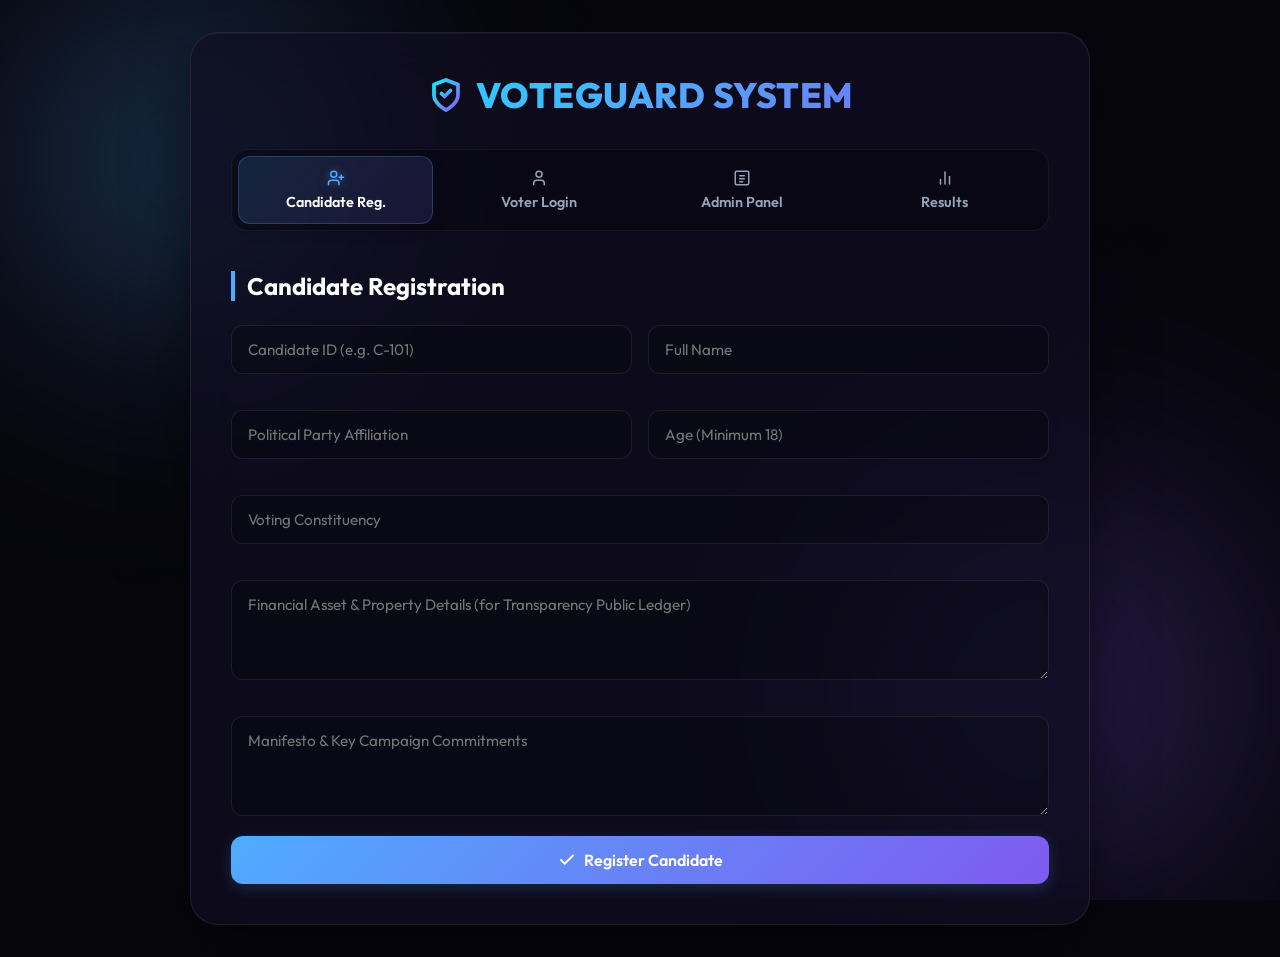
<file: index.html>
<!DOCTYPE html>
<html lang="en">
<head>
  <meta charset="UTF-8">
  <meta name="viewport" content="width=device-width, initial-scale=1.0">
  <title>Secured Digital Voting System</title>
  <link rel="stylesheet" href="style.css">
</head>
<body>

  <!-- Floating Background Orbs for Rich Visual Depth -->
  <div class="bg-orbs">
    <div class="orb orb-1"></div>
    <div class="orb orb-2"></div>
  </div>

  <!-- Main Application Container -->
  <div class="container">

    <!-- App Header & Brand -->
    <h1>
      <!-- SVG Secure Checkmark Voting Icon -->
      <svg xmlns="http://www.w3.org/2000/svg" width="36" height="36" viewBox="0 0 24 24" fill="none" stroke-width="2.5" stroke-linecap="round" stroke-linejoin="round">
        <defs>
          <linearGradient id="title-grad" x1="0%" y1="0%" x2="100%" y2="100%">
            <stop offset="0%" stop-color="#00f2fe" />
            <stop offset="50%" stop-color="#4facfe" />
            <stop offset="100%" stop-color="#7f5af0" />
          </linearGradient>
        </defs>
        <path d="M12 22s8-4 8-10V5l-8-3-8 3v7c0 6 8 10 8 10z"/>
        <path d="m9 11 2 2 4-4"/>
      </svg>
      VOTEGUARD SYSTEM
    </h1>

    <!-- Navigation Menu (Using SVGs + Labels for Premium Look) -->
    <div class="menu">
      <button class="active" onclick="showSection('candidate')">
        <svg xmlns="http://www.w3.org/2000/svg" width="20" height="20" viewBox="0 0 24 24" fill="none" stroke="currentColor" stroke-width="2" stroke-linecap="round" stroke-linejoin="round">
          <path d="M16 21v-2a4 4 0 0 0-4-4H6a4 4 0 0 0-4 4v2"/>
          <circle cx="9" cy="7" r="4"/>
          <line x1="19" x2="19" y1="8" y2="14"/>
          <line x1="22" x2="16" y1="11" y2="11"/>
        </svg>
        Candidate Reg.
      </button>
      <button onclick="showSection('voter')">
        <svg xmlns="http://www.w3.org/2000/svg" width="20" height="20" viewBox="0 0 24 24" fill="none" stroke="currentColor" stroke-width="2" stroke-linecap="round" stroke-linejoin="round">
          <path d="M19 21v-2a4 4 0 0 0-4-4H9a4 4 0 0 0-4 4v2"/>
          <circle cx="12" cy="7" r="4"/>
        </svg>
        Voter Login
      </button>
      <button onclick="showSection('admin')">
        <svg xmlns="http://www.w3.org/2000/svg" width="20" height="20" viewBox="0 0 24 24" fill="none" stroke="currentColor" stroke-width="2" stroke-linecap="round" stroke-linejoin="round">
          <rect width="18" height="18" x="3" y="3" rx="2" ry="2"/>
          <line x1="9" x2="15" y1="9" y2="9"/>
          <line x1="9" x2="15" y1="13" y2="13"/>
          <line x1="9" x2="13" y1="17" y2="17"/>
        </svg>
        Admin Panel
      </button>
      <button onclick="showSection('results')">
        <svg xmlns="http://www.w3.org/2000/svg" width="20" height="20" viewBox="0 0 24 24" fill="none" stroke="currentColor" stroke-width="2" stroke-linecap="round" stroke-linejoin="round">
          <line x1="18" x2="18" y1="20" y2="10"/>
          <line x1="12" x2="12" y1="20" y2="4"/>
          <line x1="6" x2="6" y1="20" y2="14"/>
        </svg>
        Results
      </button>
    </div>

    <!-- Candidate Registration Section -->
    <div id="candidate" class="section active">
      <h2>Candidate Registration</h2>
      <div class="candidate-form-grid">
        <input type="text" id="candidateId" placeholder="Candidate ID (e.g. C-101)">
        <input type="text" id="candidateName" placeholder="Full Name">
        <input type="text" id="party" placeholder="Political Party Affiliation">
        <input type="number" id="age" placeholder="Age (Minimum 18)">
        <input type="text" id="constituency" placeholder="Voting Constituency" class="full-width">
        <textarea id="property" placeholder="Financial Asset & Property Details (for Transparency Public Ledger)" class="full-width"></textarea>
        <textarea id="manifesto" placeholder="Manifesto & Key Campaign Commitments" class="full-width"></textarea>
      </div>
      <button class="btn-primary" onclick="registerCandidate()">
        <svg xmlns="http://www.w3.org/2000/svg" width="18" height="18" viewBox="0 0 24 24" fill="none" stroke="currentColor" stroke-width="2.5" stroke-linecap="round" stroke-linejoin="round">
          <polyline points="20 6 9 17 4 12"/>
        </svg>
        Register Candidate
      </button>
    </div>

    <!-- Voter Dashboard Section -->
    <div id="voter" class="section">
      <h2>Voter Dashboard</h2>
      <div class="voter-login-box">
        <input type="text" id="voterId" placeholder="Enter voter ID (e.g. V-202) to verify ballot access">
        <button class="btn-primary" onclick="loadCandidates()">
          <svg xmlns="http://www.w3.org/2000/svg" width="18" height="18" viewBox="0 0 24 24" fill="none" stroke="currentColor" stroke-width="2.5" stroke-linecap="round" stroke-linejoin="round">
            <rect width="18" height="11" x="3" y="11" rx="2" ry="2"/>
            <path d="M7 11V7a5 5 0 0 1 10 0v4"/>
          </svg>
          Load Candidates
        </button>
      </div>
      <div id="candidateList"></div>
    </div>

    <!-- Admin Panel Section -->
    <div id="admin" class="section">
      <h2>Admin Dashboard</h2>
      <div class="admin-stats-grid">
        <div class="stat-card">
          <div class="stat-label">Registered Candidates</div>
          <div class="stat-value"><span id="totalCandidates">0</span></div>
        </div>
        <div class="stat-card">
          <div class="stat-label">Total Votes Cast</div>
          <div class="stat-value"><span id="totalVotes">0</span></div>
        </div>
      </div>
      <button class="btn-primary" onclick="refreshAdmin()">
        <svg xmlns="http://www.w3.org/2000/svg" width="18" height="18" viewBox="0 0 24 24" fill="none" stroke="currentColor" stroke-width="2.5" stroke-linecap="round" stroke-linejoin="round">
          <path d="M21.5 2v6h-6M21.34 15.57a10 10 0 1 1-.57-8.38l5.67-5.67"/>
        </svg>
        Refresh Dashboard
      </button>
    </div>

    <!-- Results Section -->
    <div id="results" class="section">
      <h2>Election Results</h2>
      <div id="resultList"></div>
      <button class="btn-primary" onclick="showResults()">
        <svg xmlns="http://www.w3.org/2000/svg" width="18" height="18" viewBox="0 0 24 24" fill="none" stroke="currentColor" stroke-width="2.5" stroke-linecap="round" stroke-linejoin="round">
          <line x1="18" x2="18" y1="20" y2="10"/>
          <line x1="12" x2="12" y1="20" y2="4"/>
          <line x1="6" x2="6" y1="20" y2="14"/>
        </svg>
        Show Results
      </button>
    </div>

  </div>

  <script src="script.js"></script>
</body>
</html>
</file>
<file: style.css>
/* style.css */
@import url('https://fonts.googleapis.com/css2?family=Outfit:wght@300;400;500;600;700&display=swap');

:root {
  --bg-primary: #07060e;
  --card-bg: rgba(255, 255, 255, 0.04);
  --card-border: rgba(255, 255, 255, 0.08);
  --text-primary: #ffffff;
  --text-secondary: #94a3b8;
  
  /* Harmonious Color Palette */
  --accent-cyan: #00f2fe;
  --accent-blue: #4facfe;
  --accent-purple: #7f5af0;
  --accent-pink: #ec4899;
  
  --success: #10b981;
  --error: #ef4444;
  --warning: #f59e0b;
  
  --transition-smooth: all 0.4s cubic-bezier(0.16, 1, 0.3, 1);
  --font-family: 'Outfit', sans-serif;
}

* {
  margin: 0;
  padding: 0;
  box-sizing: border-box;
}

body {
  font-family: var(--font-family);
  background-color: var(--bg-primary);
  color: var(--text-primary);
  min-height: 100vh;
  overflow-x: hidden;
  position: relative;
  display: flex;
  justify-content: center;
  align-items: flex-start;
  padding: 2rem 1rem;
}

/* Background Glowing Orbs */
.bg-orbs {
  position: fixed;
  width: 100vw;
  height: 100vh;
  top: 0;
  left: 0;
  z-index: 1;
  overflow: hidden;
  pointer-events: none;
}

.orb {
  position: absolute;
  border-radius: 50%;
  filter: blur(100px);
  opacity: 0.35;
  mix-blend-mode: screen;
}

.orb-1 {
  width: 500px;
  height: 500px;
  background: radial-gradient(circle, var(--accent-blue) 0%, transparent 70%);
  top: -10%;
  left: -5%;
  animation: floatOrb 25s infinite alternate ease-in-out;
}

.orb-2 {
  width: 600px;
  height: 600px;
  background: radial-gradient(circle, var(--accent-purple) 0%, transparent 70%);
  bottom: -10%;
  right: -5%;
  animation: floatOrb 30s infinite alternate-reverse ease-in-out;
}

@keyframes floatOrb {
  0% { transform: translate(0, 0) scale(1); }
  50% { transform: translate(60px, -40px) scale(1.05); }
  100% { transform: translate(-40px, 80px) scale(0.95); }
}

/* App Container */
.container {
  position: relative;
  z-index: 10;
  width: 100%;
  max-width: 900px;
  background: rgba(17, 14, 34, 0.7);
  backdrop-filter: blur(24px);
  -webkit-backdrop-filter: blur(24px);
  border: 1px solid var(--card-border);
  border-radius: 28px;
  padding: 2.5rem;
  box-shadow: 0 24px 60px rgba(0, 0, 0, 0.5),
              inset 0 1px 0 rgba(255, 255, 255, 0.05);
}

/* Title & Branding */
h1 {
  font-size: 2.2rem;
  font-weight: 800;
  text-align: center;
  margin-bottom: 2rem;
  letter-spacing: 0.5px;
  background: linear-gradient(135deg, var(--accent-cyan), var(--accent-blue), var(--accent-purple));
  -webkit-background-clip: text;
  -webkit-text-fill-color: transparent;
  display: flex;
  align-items: center;
  justify-content: center;
  gap: 12px;
}

h1 svg {
  stroke: url(#title-grad);
}

/* Main Navigation Menu */
.menu {
  display: grid;
  grid-template-columns: repeat(4, 1fr);
  gap: 8px;
  background: rgba(0, 0, 0, 0.25);
  padding: 6px;
  border-radius: 16px;
  border: 1px solid rgba(255, 255, 255, 0.05);
  margin-bottom: 2.5rem;
}

.menu button {
  background: transparent;
  border: none;
  color: var(--text-secondary);
  padding: 12px 6px;
  font-family: var(--font-family);
  font-size: 0.9rem;
  font-weight: 600;
  cursor: pointer;
  border-radius: 12px;
  transition: var(--transition-smooth);
  outline: none;
  display: flex;
  flex-direction: column;
  align-items: center;
  justify-content: center;
  gap: 6px;
}

.menu button svg {
  width: 18px;
  height: 18px;
  transition: var(--transition-smooth);
}

.menu button:hover {
  color: var(--text-primary);
  background: rgba(255, 255, 255, 0.03);
}

.menu button.active {
  background: linear-gradient(135deg, rgba(79, 172, 254, 0.15), rgba(127, 90, 240, 0.15));
  color: var(--text-primary);
  border: 1px solid rgba(79, 172, 254, 0.25);
  box-shadow: 0 4px 15px rgba(0, 0, 0, 0.2);
}

.menu button.active svg {
  stroke: var(--accent-blue);
  filter: drop-shadow(0 0 4px rgba(79, 172, 254, 0.5));
}

/* Sections Control */
.section {
  display: none;
  opacity: 0;
  transform: translateY(15px);
  transition: opacity 0.5s ease, transform 0.5s ease;
}

.section.active {
  display: block;
  opacity: 1;
  transform: translateY(0);
}

h2 {
  font-size: 1.5rem;
  font-weight: 700;
  margin-bottom: 1.5rem;
  color: var(--text-primary);
  border-left: 4px solid var(--accent-blue);
  padding-left: 12px;
}

/* Forms & Inputs styling */
input[type="text"],
input[type="number"],
textarea {
  width: 100%;
  padding: 14px 16px;
  background: rgba(0, 0, 0, 0.2);
  border: 1.5px solid rgba(255, 255, 255, 0.08);
  border-radius: 12px;
  color: var(--text-primary);
  font-family: var(--font-family);
  font-size: 0.95rem;
  margin-bottom: 1.25rem;
  outline: none;
  transition: var(--transition-smooth);
}

input[type="text"]:focus,
input[type="number"]:focus,
textarea:focus {
  border-color: var(--accent-blue);
  background: rgba(0, 0, 0, 0.35);
  box-shadow: 0 0 15px rgba(79, 172, 254, 0.1);
}

textarea {
  min-height: 100px;
  resize: vertical;
}

/* Unified Buttons */
button.btn-primary {
  width: 100%;
  padding: 14px;
  background: linear-gradient(135deg, var(--accent-blue), var(--accent-purple));
  color: var(--text-primary);
  border: none;
  border-radius: 12px;
  font-family: var(--font-family);
  font-size: 1rem;
  font-weight: 600;
  cursor: pointer;
  transition: var(--transition-smooth);
  box-shadow: 0 4px 15px rgba(79, 172, 254, 0.2);
  display: inline-flex;
  align-items: center;
  justify-content: center;
  gap: 8px;
}

button.btn-primary:hover {
  transform: translateY(-2px);
  box-shadow: 0 6px 20px rgba(79, 172, 254, 0.35);
  background: linear-gradient(135deg, var(--accent-cyan), var(--accent-purple));
}

button.btn-primary:active {
  transform: translateY(1px);
}

/* Candidate Registration Layout Grid */
.candidate-form-grid {
  display: grid;
  grid-template-columns: 1fr 1fr;
  gap: 1rem;
}

.candidate-form-grid .full-width {
  grid-column: span 2;
}

/* Voter Login Verification & Dashboard */
.voter-login-box {
  background: rgba(0, 0, 0, 0.15);
  border: 1px solid var(--card-border);
  border-radius: 16px;
  padding: 1.5rem;
  margin-bottom: 2rem;
  display: flex;
  gap: 12px;
  align-items: center;
}

.voter-login-box input {
  margin-bottom: 0;
}

.voter-login-box button {
  width: auto;
  white-space: nowrap;
}

/* Candidate Display Cards Grid */
.candidate-cards-grid {
  display: grid;
  grid-template-columns: repeat(auto-fill, minmax(250px, 1fr));
  gap: 1.5rem;
  margin-top: 1.5rem;
}

.candidate-card {
  background: var(--card-bg);
  border: 1px solid var(--card-border);
  border-radius: 18px;
  padding: 1.5rem;
  display: flex;
  flex-direction: column;
  transition: var(--transition-smooth);
  position: relative;
  overflow: hidden;
}

.candidate-card:hover {
  transform: translateY(-6px);
  border-color: rgba(79, 172, 254, 0.3);
  box-shadow: 0 10px 25px rgba(0, 0, 0, 0.25);
}

.candidate-card::before {
  content: '';
  position: absolute;
  top: 0;
  left: 0;
  width: 4px;
  height: 100%;
  background: linear-gradient(to bottom, var(--accent-blue), var(--accent-purple));
}

.card-party-badge {
  position: absolute;
  top: 12px;
  right: 12px;
  background: rgba(79, 172, 254, 0.15);
  border: 1px solid rgba(79, 172, 254, 0.3);
  color: var(--accent-cyan);
  font-size: 0.75rem;
  font-weight: 700;
  padding: 4px 10px;
  border-radius: 20px;
  letter-spacing: 0.5px;
}

.card-title {
  font-size: 1.25rem;
  font-weight: 700;
  margin: 0.5rem 0 0.25rem 0;
}

.card-subtitle {
  font-size: 0.8rem;
  color: var(--text-secondary);
  margin-bottom: 1rem;
}

.card-info-item {
  font-size: 0.85rem;
  margin-bottom: 0.5rem;
  color: var(--text-secondary);
}

.card-info-item strong {
  color: var(--text-primary);
}

.card-text-block {
  font-size: 0.85rem;
  background: rgba(0, 0, 0, 0.2);
  padding: 8px 12px;
  border-radius: 8px;
  margin-top: 8px;
  border: 1px solid rgba(255, 255, 255, 0.03);
}

.card-vote-btn {
  margin-top: auto;
  padding: 10px;
  background: transparent;
  border: 1.5px solid var(--accent-blue);
  color: var(--accent-blue);
  border-radius: 10px;
  font-family: var(--font-family);
  font-weight: 600;
  font-size: 0.9rem;
  cursor: pointer;
  transition: var(--transition-smooth);
}

.card-vote-btn:hover {
  background: var(--accent-blue);
  color: var(--bg-primary);
  box-shadow: 0 4px 12px rgba(79, 172, 254, 0.25);
}

.card-vote-btn:disabled {
  border-color: rgba(255, 255, 255, 0.1);
  color: rgba(255, 255, 255, 0.3);
  cursor: not-allowed;
  background: transparent;
}

/* Admin Dashboard Stats */
.admin-stats-grid {
  display: grid;
  grid-template-columns: 1fr 1fr;
  gap: 1.5rem;
  margin-bottom: 2rem;
}

.stat-card {
  background: var(--card-bg);
  border: 1px solid var(--card-border);
  border-radius: 20px;
  padding: 2rem;
  text-align: center;
  position: relative;
  overflow: hidden;
  transition: var(--transition-smooth);
}

.stat-card:hover {
  border-color: rgba(127, 90, 240, 0.3);
  box-shadow: 0 8px 25px rgba(0, 0, 0, 0.2);
}

.stat-label {
  font-size: 0.95rem;
  color: var(--text-secondary);
  text-transform: uppercase;
  letter-spacing: 1px;
  margin-bottom: 0.5rem;
  font-weight: 500;
}

.stat-value {
  font-size: 3rem;
  font-weight: 800;
  background: linear-gradient(135deg, var(--accent-cyan), var(--accent-purple));
  -webkit-background-clip: text;
  -webkit-text-fill-color: transparent;
}

/* Results Display List */
.results-wrapper {
  display: flex;
  flex-direction: column;
  gap: 1.25rem;
  margin-bottom: 2rem;
}

.result-card {
  background: var(--card-bg);
  border: 1px solid var(--card-border);
  border-radius: 16px;
  padding: 1.25rem 1.5rem;
  display: flex;
  flex-direction: column;
  gap: 10px;
  position: relative;
}

.result-header {
  display: flex;
  justify-content: space-between;
  align-items: center;
}

.result-name-party {
  font-weight: 600;
  font-size: 1.1rem;
}

.result-party {
  font-size: 0.8rem;
  color: var(--text-secondary);
  font-weight: 400;
}

.result-votes-count {
  font-weight: 700;
  color: var(--accent-cyan);
}

/* Progress bar container */
.result-progress-container {
  width: 100%;
  height: 10px;
  background: rgba(0, 0, 0, 0.3);
  border-radius: 20px;
  overflow: hidden;
}

.result-progress-bar {
  height: 100%;
  border-radius: 20px;
  background: linear-gradient(to right, var(--accent-blue), var(--accent-purple));
  width: 0%;
  transition: width 1s cubic-bezier(0.16, 1, 0.3, 1);
}

/* Winner Banner */
.winner-banner {
  background: linear-gradient(135deg, rgba(245, 158, 11, 0.15), rgba(239, 68, 68, 0.15));
  border: 1px solid rgba(245, 158, 11, 0.3);
  border-radius: 16px;
  padding: 1rem;
  margin-bottom: 2rem;
  display: flex;
  align-items: center;
  justify-content: center;
  gap: 12px;
  font-weight: 600;
  color: var(--warning);
}

.winner-banner svg {
  stroke: var(--warning);
}

/* Micro-Toast styling */
.toast-msg {
  position: fixed;
  bottom: 24px;
  right: 24px;
  z-index: 100;
  background: rgba(17, 14, 34, 0.9);
  backdrop-filter: blur(12px);
  -webkit-backdrop-filter: blur(12px);
  border: 1px solid var(--card-border);
  padding: 14px 22px;
  border-radius: 12px;
  box-shadow: 0 10px 30px rgba(0, 0, 0, 0.3);
  transform: translateY(100px);
  opacity: 0;
  transition: var(--transition-smooth);
  display: flex;
  align-items: center;
  gap: 10px;
  font-size: 0.9rem;
}

.toast-msg.show {
  transform: translateY(0);
  opacity: 1;
}

.toast-msg.success-toast {
  border-left: 4px solid var(--success);
}

.toast-msg.error-toast {
  border-left: 4px solid var(--error);
}

/* Responsive breakpoint adjustments */
@media (max-width: 768px) {
  .menu {
    grid-template-columns: repeat(2, 1fr);
  }
  
  .candidate-form-grid {
    grid-template-columns: 1fr;
  }
  
  .candidate-form-grid .full-width {
    grid-column: span 1;
  }
  
  .voter-login-box {
    flex-direction: column;
    align-items: stretch;
  }
  
  .admin-stats-grid {
    grid-template-columns: 1fr;
  }
}
</file>
